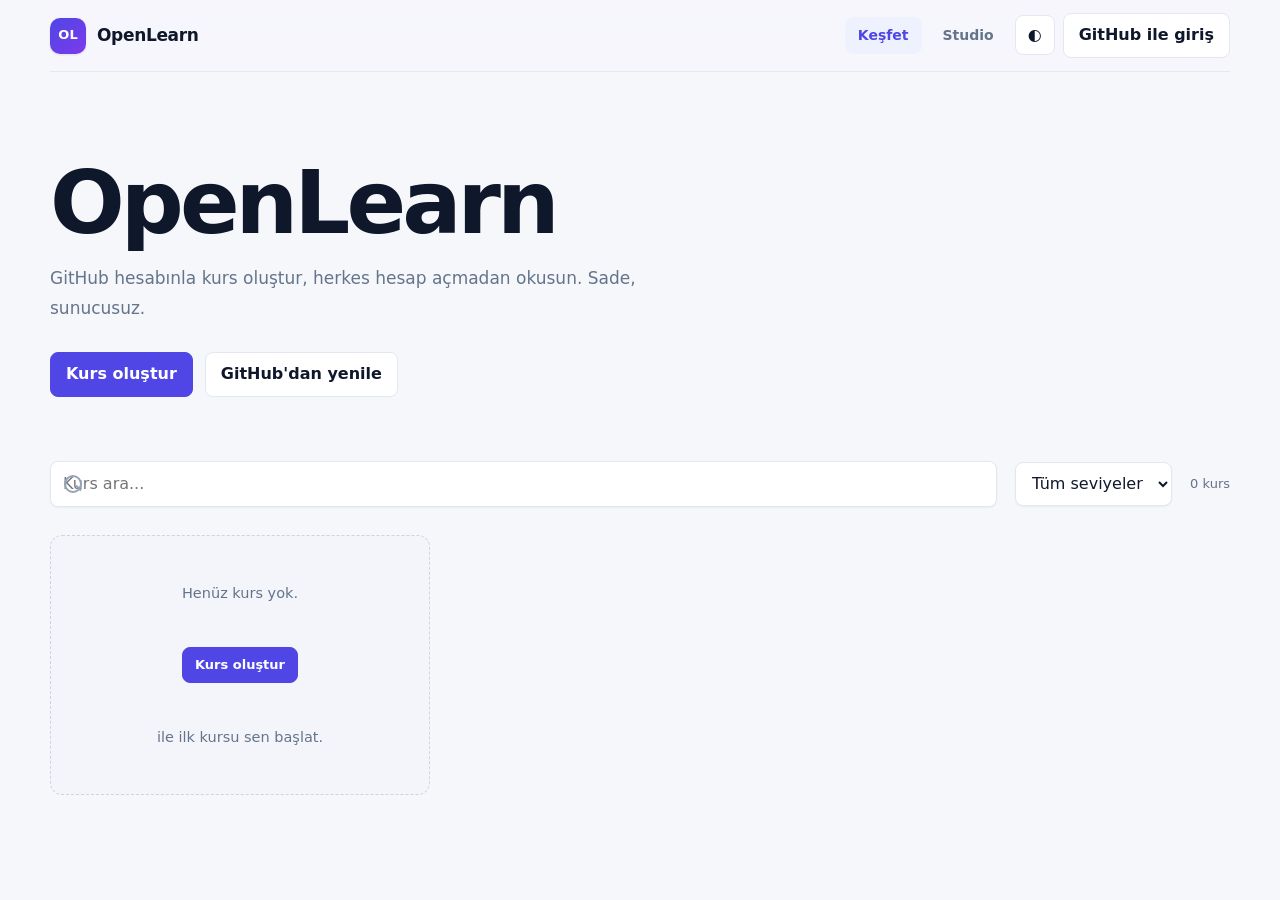
<file: index.html>
<!doctype html>
<html lang="tr">
  <head>
    <meta charset="utf-8" />
    <meta name="viewport" content="width=device-width, initial-scale=1" />
    <title>OpenLearn</title>
    <meta
      name="description"
      content="GitHub depolu, sunucusuz interaktif kurs oluşturma ve keşif platformu."
    />
    <link rel="stylesheet" href="./styles.css" />
  </head>
  <body>
    <div class="shell">
      <header class="topbar">
        <a class="brand" href="#/">
          <span class="brand-mark">OL</span>
          <span>OpenLearn</span>
        </a>
        <nav class="nav" aria-label="Ana menü">
          <a href="#/" data-route-link="home">Keşfet</a>
          <a href="#/studio" data-route-link="studio">Studio</a>
          <button class="icon-button" id="themeToggle" type="button" aria-label="Tema değiştir" title="Tema">
            ◐
          </button>
          <div class="account-menu">
            <button class="button ghost auth-button" id="authButton" type="button" aria-haspopup="menu" aria-expanded="false">
              <img class="auth-avatar" id="authAvatar" alt="" hidden />
              <span id="authLabel">GitHub ile giriş</span>
              <span class="caret" id="authCaret" hidden>▾</span>
            </button>
            <div class="account-popover" id="accountPopover" role="menu" hidden>
              <div class="account-head">
                <img class="auth-avatar" id="menuAvatar" alt="" />
                <div class="account-meta">
                  <strong id="menuLogin"></strong>
                  <span class="muted small">GitHub ile bağlı</span>
                </div>
              </div>
              <button class="account-item danger" id="logoutBtn" type="button" role="menuitem">Oturumu kapat</button>
            </div>
          </div>
        </nav>
      </header>

      <main id="app" tabindex="-1"></main>

      <div id="comments" class="comments-container" aria-label="Kurs tartışması"></div>
    </div>

    <div class="toast-stack" id="toastStack" aria-live="polite" aria-atomic="true"></div>

    <template id="courseCardTemplate">
      <article class="course-card">
        <div class="course-card-banner">
          <span class="course-logo"></span>
        </div>
        <div class="course-card-body">
          <div class="meta-row">
            <span class="pill"></span>
            <span class="muted small"></span>
          </div>
          <h3></h3>
          <p></p>
        </div>
        <div class="course-card-foot">
          <span class="lesson-count"></span>
          <a class="button small" href="#">Aç</a>
        </div>
      </article>
    </template>

    <script src="./app.js"></script>
  </body>
</html>
</file>
<file: styles.css>
:root {
  color-scheme: light;
  --bg: #f6f7fb;
  --surface: #ffffff;
  --surface-2: #eef1f7;
  --surface-3: #e5e9f2;
  --text: #0f172a;
  --muted: #64748b;
  --faint: #94a3b8;
  --line: #e2e8f0;
  --line-strong: #cbd5e1;
  --accent: #4f46e5;
  --accent-strong: #4338ca;
  --accent-soft: #eef2ff;
  --accent-2: #7c3aed;
  --accent-2-soft: #f5f3ff;
  --good: #059669;
  --good-soft: #ecfdf5;
  --warn: #d97706;
  --warn-soft: #fffbeb;
  --danger: #dc2626;
  --danger-soft: #fef2f2;
  --on-accent: #ffffff;
  --ring: 0 0 0 3px rgba(79, 70, 229, 0.22);
  --shadow-xs: 0 1px 2px rgba(15, 23, 42, 0.05);
  --shadow-sm: 0 1px 3px rgba(15, 23, 42, 0.07), 0 1px 2px rgba(15, 23, 42, 0.04);
  --shadow-md: 0 6px 16px rgba(15, 23, 42, 0.08), 0 2px 6px rgba(15, 23, 42, 0.05);
  --shadow-lg: 0 18px 40px rgba(15, 23, 42, 0.12), 0 4px 10px rgba(15, 23, 42, 0.06);
  --radius-sm: 8px;
  --radius-md: 12px;
  --radius-lg: 16px;
  --radius-full: 999px;
  --font:
    "Inter", ui-sans-serif, system-ui, -apple-system, BlinkMacSystemFont, "Segoe UI",
    Roboto, "Helvetica Neue", Arial, sans-serif;
  --mono: "SFMono-Regular", Consolas, "Liberation Mono", "Roboto Mono", monospace;
}

[data-theme="dark"] {
  color-scheme: dark;
  --bg: #0b1120;
  --surface: #111827;
  --surface-2: #1b2434;
  --surface-3: #243046;
  --text: #f1f5f9;
  --muted: #94a3b8;
  --faint: #64748b;
  --line: #26334a;
  --line-strong: #334155;
  --accent: #818cf8;
  --accent-strong: #a5b4fc;
  --accent-soft: #1e1b4b;
  --accent-2: #a78bfa;
  --accent-2-soft: #2e1065;
  --good: #34d399;
  --good-soft: #064e3b;
  --warn: #fbbf24;
  --warn-soft: #451a03;
  --danger: #f87171;
  --danger-soft: #450a0a;
  --on-accent: #0b1120;
  --ring: 0 0 0 3px rgba(129, 140, 248, 0.3);
  --shadow-xs: 0 1px 2px rgba(0, 0, 0, 0.35);
  --shadow-sm: 0 1px 3px rgba(0, 0, 0, 0.35), 0 1px 2px rgba(0, 0, 0, 0.25);
  --shadow-md: 0 6px 16px rgba(0, 0, 0, 0.35), 0 2px 6px rgba(0, 0, 0, 0.3);
  --shadow-lg: 0 18px 40px rgba(0, 0, 0, 0.45), 0 4px 10px rgba(0, 0, 0, 0.3);
}

* {
  box-sizing: border-box;
}

html {
  min-width: 320px;
  background: var(--bg);
  scroll-behavior: smooth;
  -webkit-text-size-adjust: 100%;
}

body {
  margin: 0;
  color: var(--text);
  background: var(--bg);
  font-family: var(--font);
  line-height: 1.55;
  -webkit-font-smoothing: antialiased;
  text-rendering: optimizeLegibility;
}

::selection {
  background: color-mix(in srgb, var(--accent) 26%, transparent);
  color: var(--text);
}

::-webkit-scrollbar {
  width: 12px;
  height: 12px;
}

::-webkit-scrollbar-track {
  background: transparent;
}

::-webkit-scrollbar-thumb {
  border: 3px solid transparent;
  border-radius: var(--radius-full);
  background: color-mix(in srgb, var(--muted) 45%, transparent);
  background-clip: padding-box;
}

::-webkit-scrollbar-thumb:hover {
  background: color-mix(in srgb, var(--muted) 70%, transparent);
  background-clip: padding-box;
}

button,
input,
textarea,
select {
  font: inherit;
}

a {
  color: inherit;
  text-decoration: none;
}

.shell {
  width: min(1180px, calc(100% - 40px));
  margin: 0 auto;
}

.topbar {
  position: sticky;
  top: 0;
  z-index: 10;
  display: flex;
  align-items: center;
  justify-content: space-between;
  min-height: 72px;
  gap: 16px;
  border-bottom: 1px solid var(--line);
  background: color-mix(in srgb, var(--bg) 78%, transparent);
  backdrop-filter: blur(18px) saturate(1.4);
  -webkit-backdrop-filter: blur(18px) saturate(1.4);
}

.brand,
.nav {
  display: flex;
  align-items: center;
}

.brand {
  gap: 11px;
  font-weight: 800;
  letter-spacing: -0.02em;
  font-size: 17px;
}

.brand-mark {
  display: grid;
  width: 36px;
  height: 36px;
  place-items: center;
  border-radius: 10px;
  background: linear-gradient(135deg, var(--accent), var(--accent-2));
  color: #fff;
  font-size: 13px;
  font-weight: 800;
  letter-spacing: 0;
  box-shadow: var(--shadow-sm);
}

.nav {
  gap: 8px;
  flex-wrap: wrap;
  justify-content: flex-end;
}

.nav a {
  padding: 8px 13px;
  border-radius: var(--radius-sm);
  color: var(--muted);
  font-weight: 600;
  font-size: 14px;
  transition: color 0.15s ease, background 0.15s ease;
}

.nav a:hover {
  color: var(--text);
  background: var(--surface-2);
}

.nav a.active {
  color: var(--accent);
  background: var(--accent-soft);
}

.account-menu {
  position: relative;
}

.auth-button {
  gap: 8px;
}

.auth-avatar {
  width: 26px;
  height: 26px;
  border-radius: 50%;
  object-fit: cover;
  background: var(--surface-3);
}

.auth-button .auth-avatar {
  margin-left: -3px;
}

.caret {
  color: var(--muted);
  font-size: 11px;
}

.account-popover {
  position: absolute;
  top: calc(100% + 8px);
  right: 0;
  z-index: 40;
  width: 240px;
  padding: 8px;
  border: 1px solid var(--line);
  border-radius: var(--radius-md);
  background: var(--surface);
  box-shadow: var(--shadow-sm);
}

.account-head {
  display: flex;
  align-items: center;
  gap: 12px;
  padding: 10px;
}

.account-meta {
  display: grid;
  gap: 2px;
}

.account-item {
  display: block;
  width: 100%;
  min-height: 40px;
  border: 0;
  border-radius: var(--radius-sm);
  background: transparent;
  color: var(--text);
  padding: 10px 12px;
  text-align: left;
  cursor: pointer;
  font-weight: 600;
  font-size: 14px;
  transition: background 0.15s ease, color 0.15s ease;
}

.account-item:hover {
  background: var(--surface-2);
}

.account-item.danger {
  color: var(--danger);
}

.account-item.danger:hover {
  background: var(--danger-soft);
}

main {
  outline: none;
}

.hero {
  padding: 88px 0 40px;
}

.hero h1 {
  max-width: 780px;
  margin: 0 0 18px;
  font-size: clamp(46px, 7vw, 88px);
  line-height: 0.98;
  letter-spacing: -0.045em;
  font-weight: 850;
}

.hero p {
  max-width: 620px;
  margin: 0;
  color: var(--muted);
  font-size: 17px;
  line-height: 1.75;
}

.hero .actions {
  margin-top: 28px;
}

.toolbar,
.split,
.studio-grid,
.lesson-layout,
.form-row,
.lesson-editor-row,
.auth-grid {
  display: grid;
  gap: 18px;
}

.toolbar {
  grid-template-columns: minmax(220px, 1fr) auto auto;
  align-items: center;
  margin: 24px 0 28px;
}

.search {
  position: relative;
}

.search::before {
  content: "";
  position: absolute;
  left: 14px;
  top: 50%;
  width: 14px;
  height: 14px;
  transform: translateY(-50%);
  border: 2px solid var(--faint);
  border-radius: 50%;
  pointer-events: none;
}

.search::after {
  content: "";
  position: absolute;
  left: 25px;
  top: 56%;
  width: 7px;
  height: 2px;
  transform: rotate(45deg);
  background: var(--faint);
  pointer-events: none;
}

.search input {
  padding-left: 40px;
}

.search input:focus::placeholder {
  color: transparent;
}

.search input,
.toolbar select,
.field input,
.field textarea,
.field select {
  width: 100%;
  min-height: 44px;
  border: 1px solid var(--line);
  border-radius: var(--radius-sm);
  background: var(--surface);
  color: var(--text);
  padding: 10px 12px;
  box-shadow: var(--shadow-xs);
  transition: border-color 0.15s ease, box-shadow 0.15s ease, background 0.15s ease;
}

.search input:hover,
.toolbar select:hover,
.field input:hover,
.field textarea:hover,
.field select:hover {
  border-color: var(--line-strong);
}

.search input:focus,
.toolbar select:focus,
.field input:focus,
.field textarea:focus,
.field select:focus {
  outline: none;
  border-color: var(--accent);
  box-shadow: var(--ring);
}

.field textarea {
  min-height: 120px;
  resize: vertical;
  line-height: 1.6;
}

.field label {
  display: block;
  margin-bottom: 7px;
  color: var(--muted);
  font-size: 12.5px;
  font-weight: 650;
  letter-spacing: 0.01em;
}

.course-grid {
  display: grid;
  grid-template-columns: repeat(3, minmax(0, 1fr));
  gap: 20px;
  margin-bottom: 64px;
}

.course-card,
.panel,
.lesson-editor,
.lesson-nav,
.lesson-main {
  border: 1px solid var(--line);
  border-radius: var(--radius-md);
  background: var(--surface);
}

.course-card {
  min-height: 250px;
  display: flex;
  flex-direction: column;
  justify-content: space-between;
  overflow: hidden;
  box-shadow: var(--shadow-xs);
  transition: transform 0.18s ease, box-shadow 0.18s ease, border-color 0.18s ease;
}

.course-card:hover {
  transform: translateY(-2px);
  border-color: var(--line-strong);
  box-shadow: var(--shadow-md);
}

.course-card-banner {
  position: relative;
  min-height: 118px;
  background:
    linear-gradient(135deg, var(--accent-soft), var(--accent-2-soft));
  background-position: center;
  background-size: cover;
  border-bottom: 1px solid var(--line);
  transition: background-position 0.3s ease;
}

.course-card:hover .course-card-banner {
  background-position: center 60%;
}

.course-logo,
.draft-preview-logo,
.course-preview-logo {
  display: grid;
  place-items: center;
  border: 1px solid var(--line);
  border-radius: 12px;
  background: var(--surface);
  background-position: center;
  background-size: cover;
  color: var(--accent);
  font-weight: 800;
  letter-spacing: -0.02em;
}

.course-logo {
  position: absolute;
  left: 18px;
  bottom: -22px;
  width: 52px;
  height: 52px;
  font-size: 17px;
  box-shadow: var(--shadow-md);
}

.course-card-body,
.course-card-foot,
.panel {
  padding: 20px;
}

.course-card-body {
  padding-top: 32px;
}

.lesson-editor {
  padding: 18px;
  margin-top: 18px;
  border-radius: var(--radius-md);
  box-shadow: var(--shadow-xs);
  background: var(--surface);
}

.course-card h3,
.panel h2,
.lesson-main h1 {
  margin: 10px 0;
  letter-spacing: -0.02em;
  line-height: 1.2;
}

.course-card h3 {
  font-size: 19px;
  margin-top: 4px;
}

.course-card p,
.lesson-main p,
.muted {
  color: var(--muted);
}

.course-card p {
  line-height: 1.6;
  font-size: 14.5px;
  margin: 8px 0;
}

.course-card-foot {
  display: flex;
  justify-content: space-between;
  align-items: center;
  border-top: 1px solid var(--line);
  gap: 12px;
  background: color-mix(in srgb, var(--surface-2) 40%, transparent);
}

.meta-row,
.actions,
.lesson-actions {
  display: flex;
  align-items: center;
  gap: 12px;
  flex-wrap: wrap;
}

.pill {
  display: inline-flex;
  align-items: center;
  min-height: 26px;
  padding: 4px 11px;
  border-radius: var(--radius-full);
  color: var(--accent);
  background: var(--accent-soft);
  font-size: 12px;
  font-weight: 700;
  letter-spacing: 0.01em;
}

.small {
  font-size: 13px;
}

.lesson-count {
  color: var(--muted);
  font-size: 13px;
  font-weight: 550;
}

.button,
.icon-button {
  display: inline-flex;
  align-items: center;
  justify-content: center;
  min-height: 40px;
  border: 1px solid transparent;
  border-radius: var(--radius-sm);
  cursor: pointer;
  font-weight: 650;
  white-space: nowrap;
  transition: transform 0.12s ease, background 0.15s ease, border-color 0.15s ease,
    color 0.15s ease, box-shadow 0.15s ease;
}

.button:active,
.icon-button:active {
  transform: scale(0.98);
}

.button {
  padding: 9px 15px;
  border-color: var(--accent);
  background: var(--accent);
  color: var(--on-accent);
}

.button:hover {
  background: var(--accent-strong);
  border-color: var(--accent-strong);
}

.button:focus-visible,
.icon-button:focus-visible,
.nav a:focus-visible,
a:focus-visible {
  outline: 2px solid var(--accent);
  outline-offset: 2px;
  box-shadow: none;
}

.button.small {
  min-height: 34px;
  padding: 7px 12px;
  font-size: 13px;
}

.button.ghost,
.icon-button {
  border-color: var(--line);
  background: var(--surface);
  color: var(--text);
}

.button.ghost:hover,
.icon-button:hover {
  border-color: var(--line-strong);
  background: var(--surface-2);
}

.button.subtle {
  border-color: transparent;
  background: var(--surface-2);
  color: var(--text);
  box-shadow: none;
}

.button.subtle:hover {
  background: var(--surface-3);
}

.button.danger {
  border-color: color-mix(in srgb, var(--danger) 35%, var(--line));
  background: var(--danger-soft);
  color: var(--danger);
  box-shadow: none;
}

.button.danger:hover {
  background: color-mix(in srgb, var(--danger) 14%, var(--surface));
  border-color: color-mix(in srgb, var(--danger) 55%, var(--line));
}

.icon-button {
  width: 40px;
  padding: 0;
  font-size: 16px;
}

.button:disabled,
.icon-button:disabled {
  cursor: not-allowed;
  opacity: 0.55;
  transform: none;
}

.split {
  grid-template-columns: 1fr 1fr;
}

.studio-grid {
  grid-template-columns: minmax(280px, 0.85fr) minmax(0, 1.15fr);
  align-items: start;
  padding: 36px 0 64px;
}

.panel {
  box-shadow: var(--shadow-sm);
}

.section-head {
  display: flex;
  align-items: end;
  justify-content: space-between;
  gap: 16px;
  margin: 34px 0 18px;
}

.section-head h2,
.section-head p {
  margin: 0;
}

.panel h2 {
  font-size: 18px;
}

.section-head.compact {
  align-items: center;
  margin-top: 22px;
}

.section-head.compact h2 {
  font-size: 17px;
}

.draft-preview {
  display: grid;
  grid-template-columns: 220px minmax(0, 1fr);
  gap: 20px;
  align-items: center;
  margin: 12px 0 28px;
  padding: 16px;
  border: 1px solid var(--line);
  border-radius: var(--radius-md);
  background: color-mix(in srgb, var(--surface-2) 50%, transparent);
}

.draft-preview h3 {
  margin: 6px 0;
  font-size: 24px;
  letter-spacing: -0.02em;
}

.draft-preview p {
  margin: 0;
  color: var(--muted);
  line-height: 1.55;
  font-size: 14.5px;
}

.draft-preview-banner,
.course-preview-hero {
  position: relative;
  min-height: 124px;
  border: 1px solid var(--line);
  border-radius: var(--radius-md);
  background:
    linear-gradient(135deg, var(--accent-soft), var(--accent-2-soft));
  background-position: center;
  background-size: cover;
}

.draft-preview-logo {
  position: absolute;
  left: 14px;
  bottom: 14px;
  width: 58px;
  height: 58px;
  font-size: 19px;
  box-shadow: var(--shadow-md);
}

.course-preview-hero {
  min-height: 240px;
  margin-bottom: 24px;
  border-radius: var(--radius-lg);
}

.course-preview-logo {
  position: absolute;
  left: 24px;
  bottom: -28px;
  width: 76px;
  height: 76px;
  font-size: 22px;
  box-shadow: var(--shadow-lg);
}

.manage-list {
  display: grid;
  gap: 10px;
}

.studio-side .actions {
  display: grid;
  grid-template-columns: 1fr 1fr;
  gap: 8px;
  margin-top: 4px;
}

.studio-side .actions #newDraft {
  grid-column: 1 / -1;
}

.manage-item {
  display: grid;
  gap: 12px;
  padding: 14px;
  border: 1px solid var(--line);
  border-radius: var(--radius-sm);
  background: color-mix(in srgb, var(--surface-2) 48%, transparent);
  transition: border-color 0.15s ease, background 0.15s ease;
}

.manage-item:hover {
  border-color: var(--line-strong);
  background: var(--surface-2);
}

.manage-item > div:first-child {
  display: grid;
  gap: 3px;
}

.compact-empty {
  min-height: 120px;
}

.lesson-layout {
  grid-template-columns: 280px minmax(0, 1fr);
  align-items: start;
  padding: 36px 0 64px;
}

.lesson-nav {
  position: sticky;
  top: 88px;
  overflow: hidden;
  box-shadow: var(--shadow-sm);
}

.lesson-nav a,
.lesson-nav button {
  display: flex;
  width: 100%;
  min-height: 50px;
  align-items: center;
  gap: 12px;
  border: 0;
  border-bottom: 1px solid var(--line);
  background: transparent;
  color: var(--muted);
  padding: 12px 14px;
  text-align: left;
  cursor: pointer;
  font-weight: 550;
  font-size: 14px;
  transition: background 0.15s ease, color 0.15s ease;
}

.lesson-nav a:last-child,
.lesson-nav button:last-child {
  border-bottom: 0;
}

.lesson-nav a:hover,
.lesson-nav button:hover {
  color: var(--text);
  background: var(--surface-2);
}

.lesson-nav a.active,
.lesson-nav button.active {
  color: var(--accent);
  background: var(--accent-soft);
  font-weight: 650;
  box-shadow: inset 3px 0 0 var(--accent);
}

.lesson-index {
  display: grid;
  flex: 0 0 auto;
  width: 28px;
  height: 28px;
  place-items: center;
  border: 1px solid var(--line);
  border-radius: 50%;
  font-size: 12px;
  font-weight: 700;
  color: var(--muted);
  background: var(--surface);
}

.lesson-nav .active .lesson-index {
  border-color: var(--accent);
  color: var(--accent);
  background: var(--surface);
}

.comments-container:empty {
  display: none;
}

.comments-container {
  max-width: 820px;
  margin: 0 0 72px;
}

.course-comments .giscus {
  width: 100%;
}

.comments-head {
  margin-top: 44px;
}

@media (min-width: 901px) {
  .comments-container {
    margin-left: 298px;
  }
}

.lesson-main {
  min-height: 520px;
  padding: 28px;
  box-shadow: var(--shadow-sm);
}

.lesson-main h1 {
  font-size: clamp(32px, 4vw, 52px);
  margin-top: 14px;
}

.lesson-content {
  display: grid;
  gap: 20px;
  margin-top: 24px;
}

.media-frame {
  width: 100%;
  aspect-ratio: 16 / 9;
  border: 1px solid var(--line);
  border-radius: var(--radius-md);
  background: var(--surface-2);
  overflow: hidden;
}

.embed-frame {
  overflow: hidden;
}

.embed-frame .empty {
  min-height: 100%;
  border: 0;
}

.image-frame {
  margin: 0;
}

.image-frame img,
.markdown img {
  display: block;
  width: 100%;
  max-height: 560px;
  object-fit: cover;
  border: 1px solid var(--line);
  border-radius: var(--radius-md);
}

.media-frame iframe,
.media-frame video,
.media-frame audio {
  display: block;
  width: 100%;
  height: 100%;
  border: 0;
}

.media-frame audio {
  padding: 24px;
}

.markdown {
  line-height: 1.75;
  font-size: 16px;
}

.markdown h1,
.markdown h2,
.markdown h3 {
  margin: 20px 0 10px;
  letter-spacing: -0.02em;
  line-height: 1.25;
}

.markdown p:first-child {
  margin-top: 0;
}

.markdown ul {
  padding-left: 22px;
}

.markdown li {
  margin: 4px 0;
}

.markdown a {
  color: var(--accent);
  text-decoration: underline;
  text-underline-offset: 3px;
  text-decoration-color: color-mix(in srgb, var(--accent) 40%, transparent);
}

.markdown code {
  padding: 2px 6px;
  border-radius: 6px;
  background: var(--surface-2);
  font-family: var(--mono);
  font-size: 0.9em;
}

.quiz {
  display: grid;
  gap: 10px;
  padding: 18px;
  border: 1px solid var(--line);
  border-radius: var(--radius-md);
  background: var(--surface-2);
}

.quiz strong {
  font-size: 15px;
}

.quiz button {
  justify-content: flex-start;
  white-space: normal;
  width: 100%;
  box-shadow: none;
}

.quiz button:hover {
  border-color: var(--accent);
  background: var(--accent-soft);
  color: var(--accent);
}

.quiz-result {
  min-height: 24px;
  color: var(--muted);
  font-weight: 650;
}

.lesson-editor-row {
  grid-template-columns: 56px 1fr auto;
  align-items: end;
}

.markdown-input {
  min-height: 190px;
}

.auth-grid {
  grid-template-columns: 1fr 1fr;
}

.status-list {
  display: grid;
  gap: 10px;
  margin: 18px 0 0;
  padding: 0;
  list-style: none;
}

.status-list li {
  display: flex;
  justify-content: space-between;
  gap: 12px;
  padding: 10px 2px;
  border-bottom: 1px solid var(--line);
  font-size: 14px;
}

.status-list li span {
  color: var(--muted);
}

.status-list li strong {
  font-weight: 650;
}

.studio-side-block + .studio-side-block {
  margin-top: 26px;
  padding-top: 24px;
  border-top: 1px solid var(--line);
}

.studio-main {
  display: flex;
  flex-direction: column;
  gap: 6px;
}

.lesson-editor {
  padding: 18px;
  margin-top: 18px;
  border-radius: var(--radius-md);
  box-shadow: var(--shadow-xs);
}

.lesson-editor-head {
  display: flex;
  align-items: flex-end;
  gap: 16px;
  margin-bottom: 20px;
}

.lesson-editor-head .field {
  flex: 1;
  margin: 0;
}

.lesson-editor-head .lesson-index {
  width: 34px;
  height: 34px;
  margin-bottom: 7px;
  font-size: 13px;
}

.quiz-fields {
  display: grid;
  gap: 14px;
  margin-top: 20px;
  padding: 16px;
  border: 1px solid var(--line);
  border-radius: var(--radius-sm);
  background: color-mix(in srgb, var(--surface-2) 38%, transparent);
}

.quiz-fields-head {
  display: flex;
  align-items: center;
  justify-content: space-between;
}

.lessons-head {
  margin-top: 26px;
}

.editor-actions {
  margin-top: 22px;
  padding-top: 18px;
  border-top: 1px solid var(--line);
}

.modal-overlay {
  position: fixed;
  inset: 0;
  z-index: 30;
  display: grid;
  place-items: center;
  padding: 20px;
  background: rgba(8, 10, 18, 0.5);
  backdrop-filter: blur(6px);
  -webkit-backdrop-filter: blur(6px);
}

.modal {
  width: min(580px, 100%);
  max-height: min(600px, calc(100vh - 40px));
  overflow: auto;
  padding: 26px;
  border: 1px solid var(--line);
  border-radius: var(--radius-lg);
  background: var(--surface);
  box-shadow: var(--shadow-lg);
}

.modal .section-head {
  margin-top: 0;
}

.auth-start {
  width: 100%;
  min-height: 48px;
  font-size: 15px;
}

.auth-hint {
  text-align: center;
  margin: 12px 0 4px;
}

.auth-details {
  margin-top: 16px;
  padding: 14px 16px;
  border: 1px solid var(--line);
  border-radius: var(--radius-sm);
  background: color-mix(in srgb, var(--surface-2) 45%, transparent);
}

.auth-details summary {
  cursor: pointer;
  font-weight: 650;
  color: var(--text);
}

.auth-details[open] summary {
  margin-bottom: 12px;
}

.auth-details .actions {
  margin-top: 14px;
}

.auth-details .field {
  margin-top: 14px;
}

.auth-steps {
  margin: 0;
  padding-left: 20px;
  line-height: 1.7;
  font-size: 14px;
  color: var(--muted);
}

.auth-steps li {
  margin: 4px 0;
}

.auth-steps strong,
.auth-steps code {
  color: var(--text);
}

.auth-steps code {
  padding: 1px 5px;
  border-radius: 5px;
  background: var(--surface-3);
  font-family: var(--mono);
}

@keyframes fade-in {
  from {
    opacity: 0;
  }
  to {
    opacity: 1;
  }
}

@keyframes page-in {
  from {
    opacity: 0;
    transform: translateY(8px);
  }
  to {
    opacity: 1;
    transform: none;
  }
}

@keyframes modal-in {
  from {
    opacity: 0;
    transform: translateY(10px) scale(0.98);
  }
  to {
    opacity: 1;
    transform: none;
  }
}

#app > * {
  animation: page-in 0.28s ease both;
}

.course-grid .course-card {
  animation: page-in 0.3s ease both;
}

.course-grid .course-card:nth-child(2) {
  animation-delay: 0.04s;
}

.course-grid .course-card:nth-child(3) {
  animation-delay: 0.08s;
}

.course-grid .course-card:nth-child(4) {
  animation-delay: 0.12s;
}

.course-grid .course-card:nth-child(n + 5) {
  animation-delay: 0.16s;
}

.modal-overlay {
  animation: fade-in 0.15s ease;
}

.modal {
  animation: modal-in 0.18s ease;
}

.empty {
  display: grid;
  min-height: 260px;
  place-items: center;
  border: 1.5px dashed var(--line-strong);
  border-radius: var(--radius-md);
  color: var(--muted);
  text-align: center;
  padding: 24px;
  font-size: 14.5px;
  background: color-mix(in srgb, var(--surface-2) 30%, transparent);
}

.toast-stack {
  position: fixed;
  right: 18px;
  bottom: 18px;
  z-index: 20;
  display: grid;
  gap: 10px;
  width: min(380px, calc(100% - 36px));
}

.toast {
  padding: 13px 15px;
  border: 1px solid var(--line);
  border-left: 4px solid var(--accent);
  border-radius: var(--radius-sm);
  background: var(--surface);
  box-shadow: var(--shadow-lg);
  font-size: 14px;
  font-weight: 550;
  animation: toast-in 0.22s ease;
}

@keyframes toast-in {
  from {
    opacity: 0;
    transform: translateX(16px);
  }
  to {
    opacity: 1;
    transform: translateX(0);
  }
}

.hidden {
  display: none !important;
}

@media (prefers-reduced-motion: reduce) {
  *,
  *::before,
  *::after {
    animation-duration: 0.01ms !important;
    transition-duration: 0.01ms !important;
  }

  html {
    scroll-behavior: auto;
  }
}

@media (max-width: 900px) {
  .hero,
  .split,
  .studio-grid,
  .lesson-layout,
  .auth-grid,
  .draft-preview {
    grid-template-columns: 1fr;
  }

  .hero {
    gap: 32px;
    padding-top: 48px;
  }

  .course-grid {
    grid-template-columns: repeat(2, minmax(0, 1fr));
  }

  .lesson-nav {
    position: static;
  }
}

@media (max-width: 640px) {
  .shell {
    width: min(100% - 24px, 1180px);
  }

  .topbar {
    align-items: flex-start;
    flex-direction: column;
    padding: 12px 0;
  }

  .nav {
    width: 100%;
    justify-content: flex-start;
  }

  .toolbar {
    grid-template-columns: 1fr;
  }

  .course-grid {
    grid-template-columns: 1fr;
  }

  .hero {
    padding-top: 36px;
  }

  .hero h1 {
    font-size: clamp(38px, 12vw, 60px);
  }

  .lesson-editor-row {
    grid-template-columns: 1fr;
  }

  .lesson-main {
    padding: 20px;
  }
}
</file>
